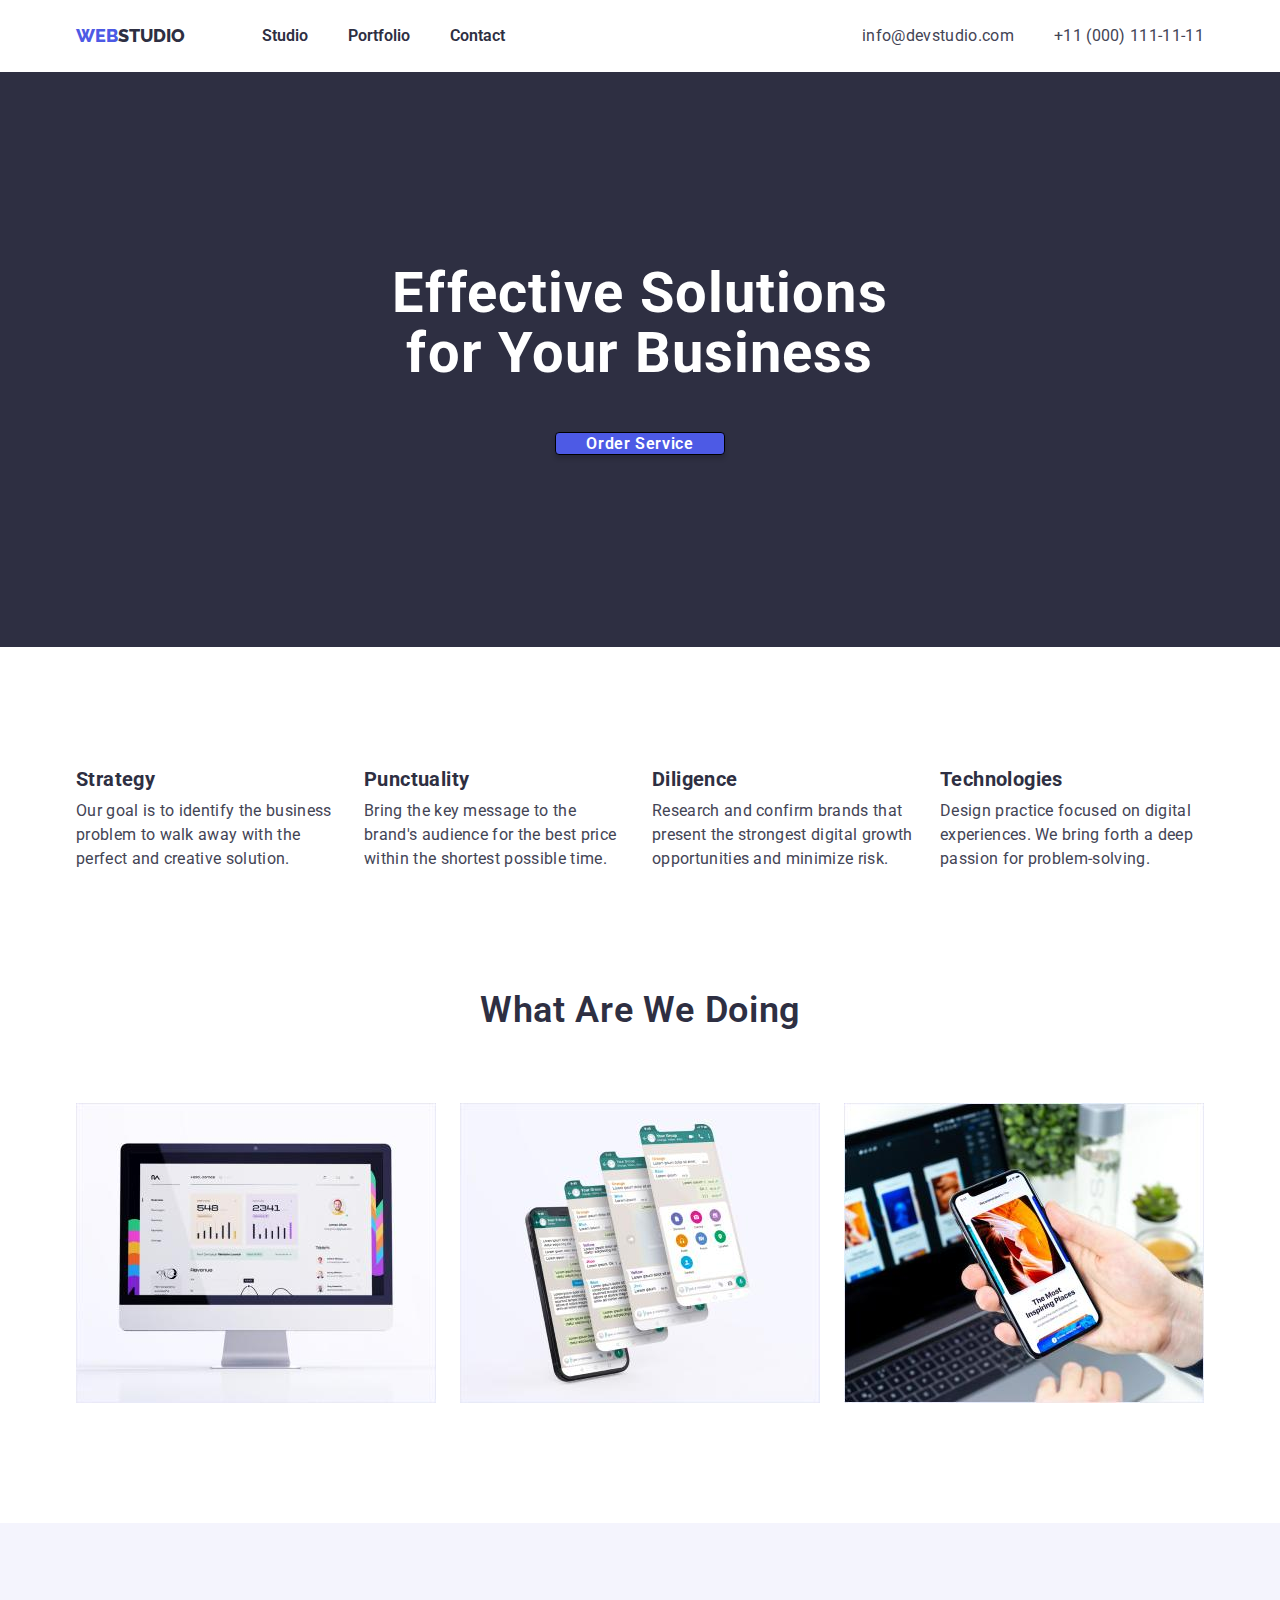
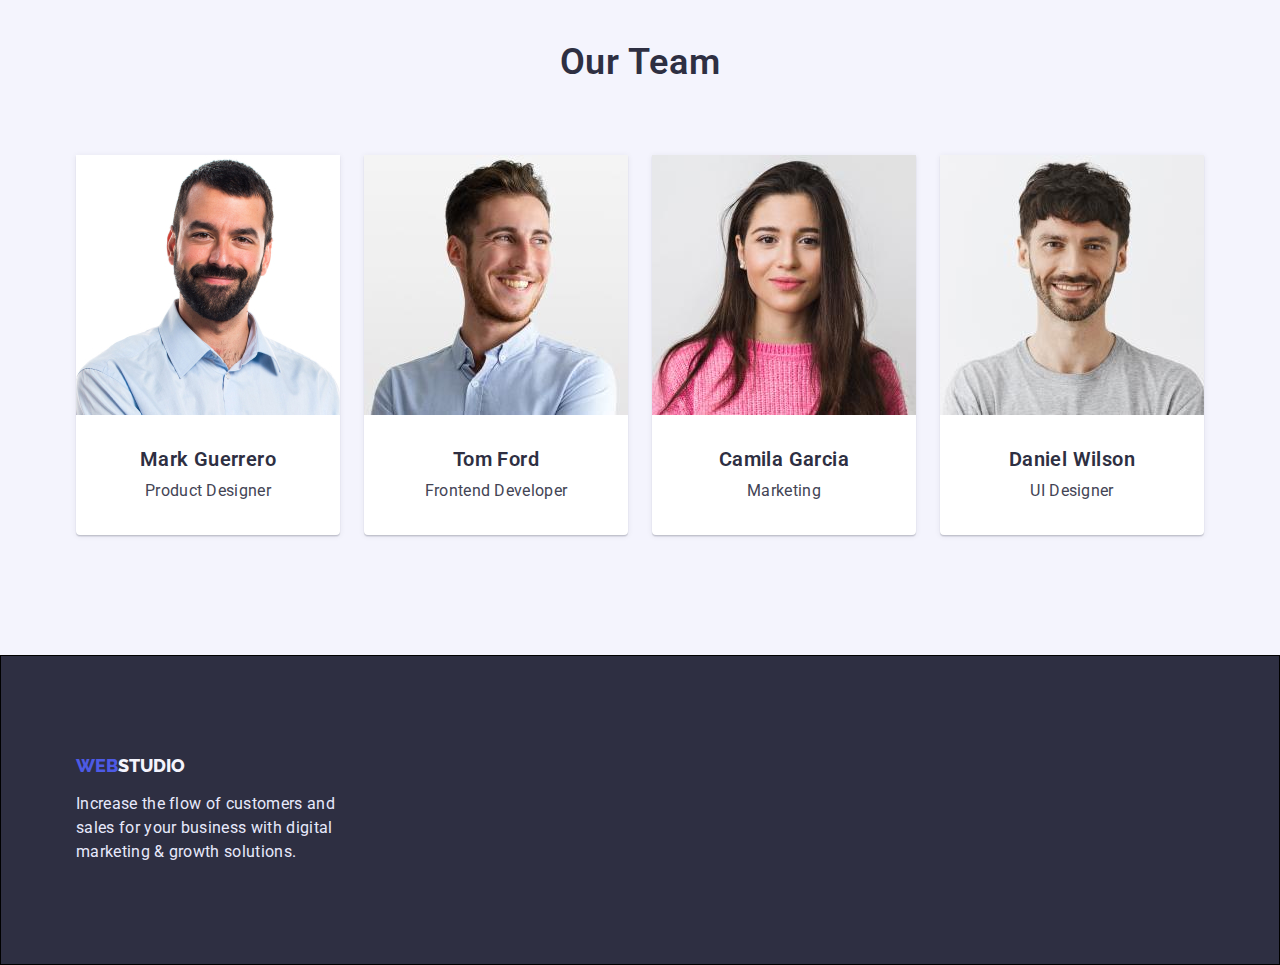
<file: index.html>
<!DOCTYPE html>
<html lang="en">
  <head>
    <meta charset="UTF-8" />
    <meta http-equiv="X-UA-Compatible" content="IE=edge" />
    <meta name="viewport" content="width=device-width, initial-scale=1.0" />
    <title>Document</title>
    <link rel="preconnect" href="https://fonts.googleapis.com" />
    <link rel="preconnect" href="https://fonts.gstatic.com" crossorigin />
    <link
      href="https://fonts.googleapis.com/css2?family=Raleway:wght@700&family=Roboto:wght@400;500;700;900&display=swap"
      rel="stylesheet"
    />
    <link
      rel="stylesheet"
      href="https://cdn.jsdelivr.net/npm/modern-normalize@1.1.0/modern-normalize.min.css"
    />
    <link rel="stylesheet" href="./css/styles.css" />
  </head>
  <body>
    <header class="beginning">
      <div class="container coddac">
        <nav class="navigation">
          <a class="webStudio" href="./index.html"
            ><span class="navigation-item">WEB</span>STUDIO</a
          >
          <ul class="menu">
            <li><a class="link" href="./index.html">Studio</a></li>
            <li><a class="link" href="./portfolio.html">Portfolio</a></li>
            <li><a class="link" href="/contact">Contact</a></li>
          </ul>
        </nav>
        <ul class="contacts">
          <li class="mail">
            <a class="infodevstudio" href="info@devstudio.com"
              >info@devstudio.com</a
            >
          </li>
          <li class="mail">
            <a class="fone" href="+110001111111">+11 (000) 111-11-11</a>
          </li>
        </ul>
      </div>
    </header>
    <main class="main">
      <section class="effective-solutions">
        <h1 class="effective-solutions-title">
          Effective Solutions <br />
          for Your Business
        </h1>
        <button class="button-studio" type="button">Order Service</button>
      </section>
      <section class="visually">
        <div class="container">
          <h2 class="visually-hidden">Our principles</h2>
          <ul class="card-set">
            <!--Strategy-->
            <li class="straegy">
              <h3 class="text-strategy">Strategy</h3>
              <p class="straegy-title">
                Our goal is to identify the business problem to walk away with
                the perfect and creative solution.
              </p>
            </li>
            <!--Punctuality-->
            <li class="punctuality">
              <h3 class="text-strategy">Punctuality</h3>
              <p class="punctuality-title">
                Bring the key message to the brand's audience for the best price
                within the shortest possible time.
              </p>
            </li>
            <!--Diligence-->
            <li class="diligence">
              <h3 class="text-strategy">Diligence</h3>
              <p class="diligence-title">
                Research and confirm brands that present the strongest digital
                growth opportunities and minimize risk.
              </p>
            </li>
            <li class="technologies">
              <h3 class="text-strategy">Technologies</h3>
              <p class="technologies-title">
                Design practice focused on digital experiences. We bring forth a
                deep passion for problem-solving.
              </p>
            </li>
          </ul>
        </div>
      </section>
      <section class="what-are-we-doing">
        <div class="container">
          <h2 class="what-title">What are we doing</h2>
          <ul class="foto-doing">
            <li class="photo-what">
              <img
                src="./images/img(6).jpg"
                alt="Photo PC"
                width="360"
                height="300"
              />
            </li>
            <li class="photo-what">
              <img
                src="./images/img(5).jpg"
                alt="Photo SmartPhon"
                width="360"
                height="300"
              />
            </li>
            <li class="photo-what">
              <img
                src="./images/img(4).jpg"
                alt="Photo PC and SmartPhon"
                width="360"
                height="300"
              />
            </li>
          </ul>
        </div>
      </section>
      <section class="our-team">
        <div class="container">
          <h2 class="our-team-title">Our Team</h2>
          <ul class="card-set-foto">
            <!--Team Card1-->
            <li class="item">
              <img
                class="foto"
                src="./images/img.jpg"
                alt="Picture of Photo Mark Guerrero"
                width="264"
                height="260"
              />
              <h3 class="text-foto">Mark Guerrero</h3>
              <p class="text-pr">Product Designer</p>
            </li>
            <!--Team Card2-->
            <li class="item">
              <img
                class="foto"
                src="./images/img(1).jpg"
                alt="Picture of Photo Tom Ford"
                width="264"
                height="260"
              />
              <h3 class="text-foto">Tom Ford</h3>
              <p class="text-pr">Frontend Developer</p>
            </li>
            <!--Team Card3-->
            <li class="item">
              <img
                class="foto"
                src="./images/img(2).jpg"
                alt="Picture of Photo Camila Garcia"
                width="264"
                height="260"
              />
              <h3 class="text-foto">Camila Garcia</h3>
              <p class="text-pr">Marketing</p>
            </li>
            <!--Team Card4-->
            <li class="item">
              <img
                class="foto"
                src="./images/img(3).jpg"
                alt="Picture of Photo Daniel Wilson"
                width="264"
                height="260"
              />
              <h3 class="text-foto">Daniel Wilson</h3>
              <p class="text-pr">UI Designer</p>
            </li>
          </ul>
        </div>
      </section>
    </main>
    <footer class="lowerpart">
      <div class="container">
        <a class="lowerpart-block" href="./index.html"
          ><span class="lowerpart-item">WEB</span>STUDIO</a
        >
        <p class="lowerpart-title">
          Increase the flow of customers and sales for your business with
          digital marketing & growth solutions.
        </p>
      </div>
    </footer>
  </body>
</html>
</file>
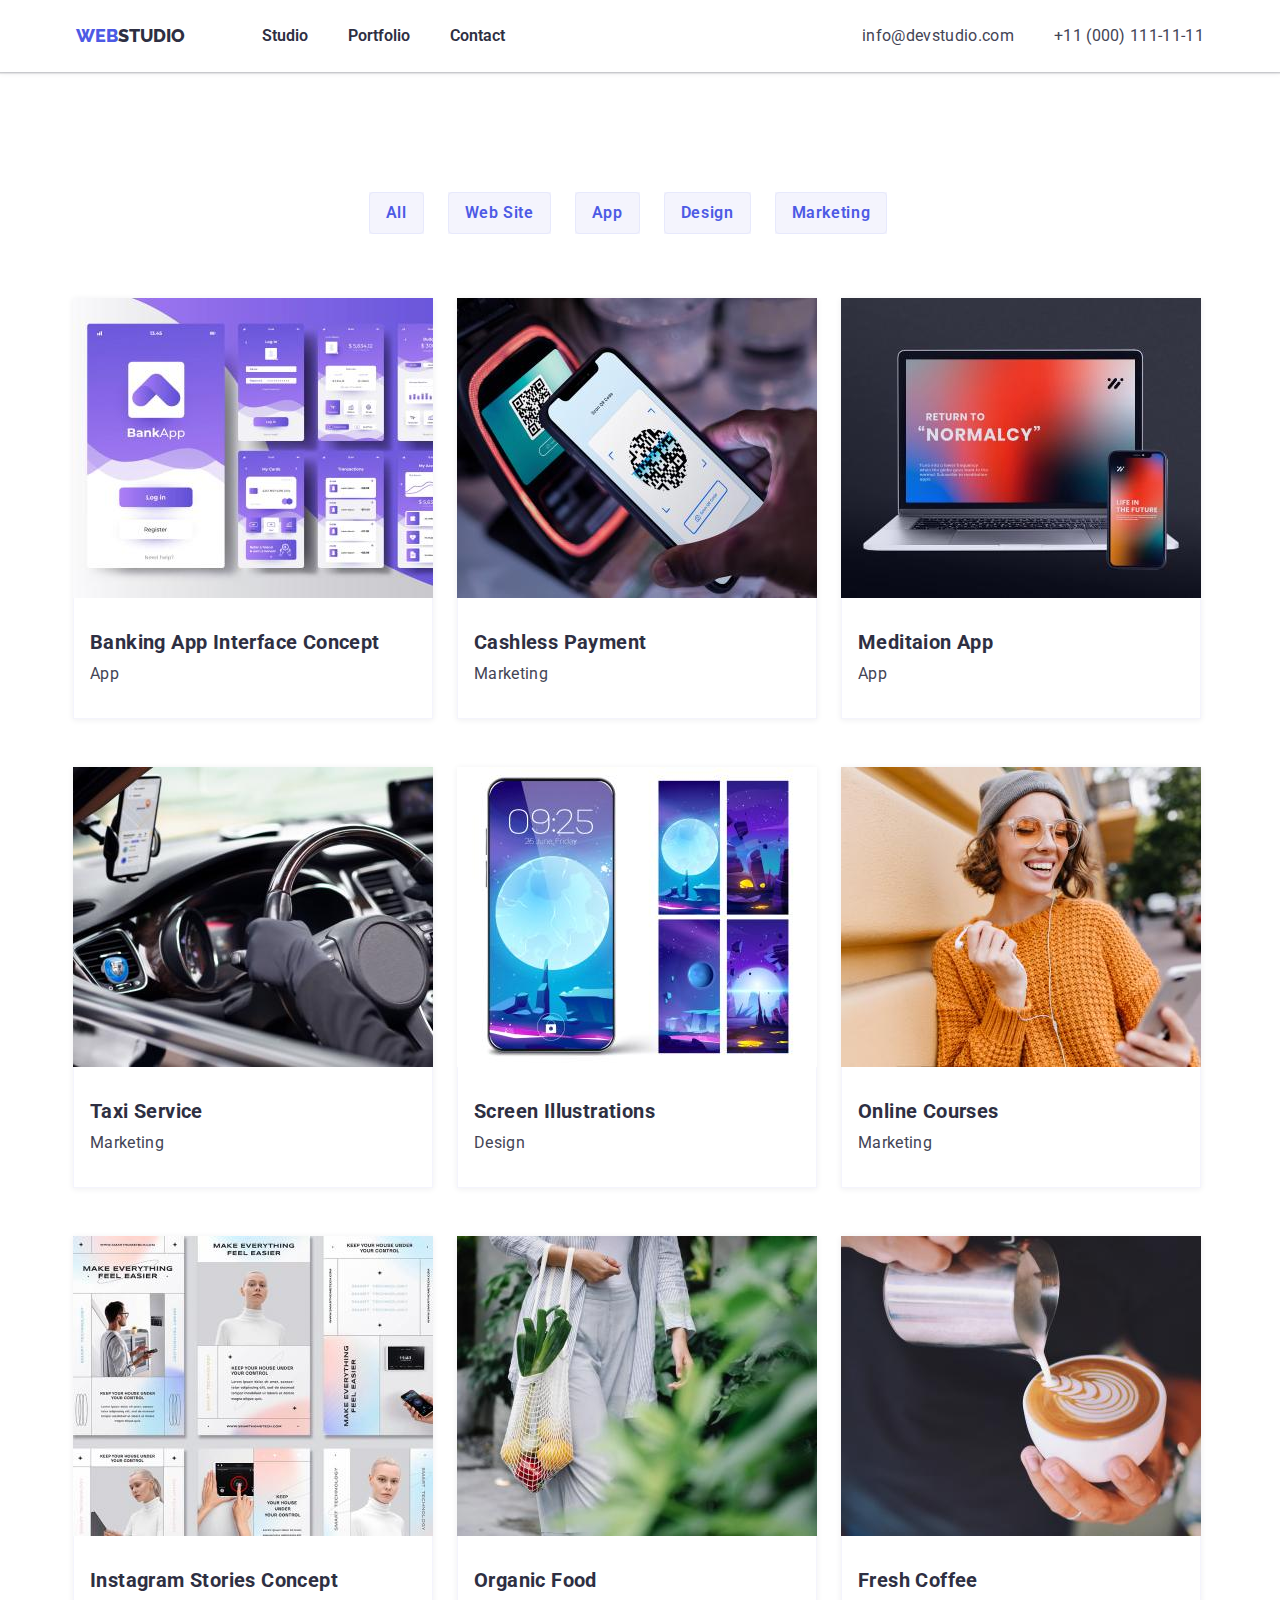
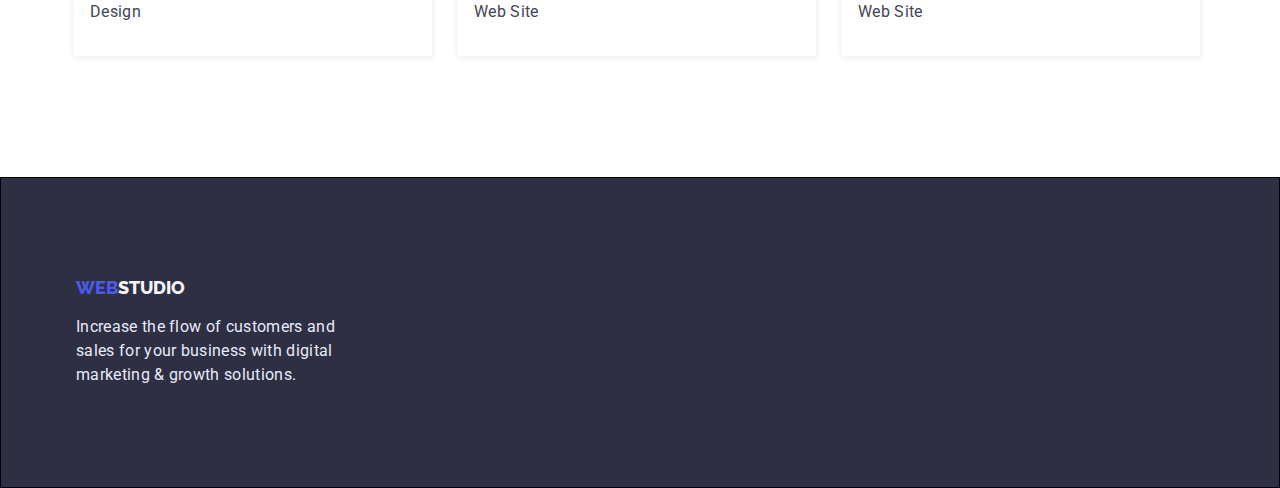
<file: portfolio.html>
<!DOCTYPE html>
<html lang="en">
  <head>
    <meta charset="UTF-8" />
    <meta http-equiv="X-UA-Compatible" content="IE=edge" />
    <meta name="viewport" content="width=device-width, initial-scale=1.0" />
    <title>Portfolio</title>
    <link rel="preconnect" href="https://fonts.googleapis.com" />
    <link rel="preconnect" href="https://fonts.gstatic.com" crossorigin />
    <link
      href="https://fonts.googleapis.com/css2?family=Raleway:wght@700&family=Roboto:wght@400;500;700;900&display=swap"
      rel="stylesheet"
    />
    <link rel="stylesheet" href="https://cdn.jsdelivr.net/npm/modern-normalize@1.1.0/modern-normalize.min.css">
    <link rel="stylesheet" href="./css/styles.css" />
  </head>
  <body>
    <header class="beginning">
      <div class="container coddac">
        <nav class="navigation">
          <a class="webStudio" href="./index.html"
            ><span class="navigation-item">WEB</span>STUDIO</a
          >
          <ul class="menu">
            <li><a class="link" href="./index.html">Studio</a></li>
            <li><a class="link" href="./portfolio.html">Portfolio</a></li>
            <li><a class="link" href="/contact">Contact</a></li>
          </ul>
        </nav>
        <ul class="contacts">
          <li class="mail">
            <a class="infodevstudio" href="info@devstudio.com"
              >info@devstudio.com</a
            >
          </li>
          <li class="mail">
            <a class="fone" href="+110001111111">+11 (000) 111-11-11</a>
          </li>
        </ul>
      </div>
    </header>
    <main class="main-portfolio">
      <section>
        <div class="container-portfolio">
          <ul class="list main">
            <li class="block-button">
              <button class="button-portfolio" type="button">All</button>
            </li>
            <li class="block-button">
              <button class="button-portfolio" type="button">Web Site</button>
            </li>
            <li class="block-button">
              <button class="button-portfolio" type="button">App</button>
            </li>
            <li class="block-button">
              <button class="button-portfolio" type="button">Design</button>
            </li>
            <li class="block-button">
              <button class="button-portfolio" type="button">Marketing</button>
            </li>
            <li class="block-button"></li>
          </ul>
          <ul class="foto-work">
            <li class="foto-text-title">
              <img
                class="foto-portfolio"
                src="./images/img(8).jpg"
                alt="Banking App Interface Concept"
                width="360"
                height="300"
              >
              <div class="cartca">
              <h3 class="text-foto-port">Banking App Interface Concept</h3>
              <p class="text-port">App</p>
            </div>
            </li>
            <li class="foto-text-title">
              <img
                class="foto-portfolio"
                src="./images/img(17).jpg"
                alt=""
                width="360"
                height="300"
              >
              <div class="cartca">
               <h3 class="text-foto-port">Cashless Payment</h3>
               <p class="text-port">Marketing</p>
              </div>
            </li>
            <li class="foto-text-title">
              <img
                class="foto-portfolio"
                src="./images/img(10).jpg"
                alt="Meditaion App"
                width="360"
                height="300"
              >
              <div class="cartca">
               <h3 class="text-foto-port">Meditaion App</h3>
               <p class="text-port">App</p>
              </div>
            </li>
            <li class="foto-text-title ">
              <img
                class="foto-portfolio"
                src="./images/img(11).jpg"
                alt="Taxi Service"
                width="360"
                height="300"
              >
              <div class="cartca">
               <h3 class="text-foto-port">Taxi Service</h3>
               <p class="text-port">Marketing</p>
              </div>
            </li>
            <li class="foto-text-title">
              <img
                class="foto-portfolio"
                src="./images/img(12).jpg"
                alt="Screen Illustrations"
                width="360"
                height="300"
              >
              <div class="cartca">
               <h3 class="text-foto-port">Screen Illustrations</h3>
               <p class="text-port">Design</p>
              </div>
            </li>
            <li class="foto-text-title">
              <img
                class="foto-portfolio"
                src="./images/img(13).jpg"
                alt="Online Courses"
                width="360"
                height="300"
              >
              <div class="cartca">
               <h3 class="text-foto-port">Online Courses</h3>
               <p class="text-port">Marketing</p>
              </div>
            </li>
            <li class="foto-text-title">
              <img
                class="foto-portfolio"
                src="./images/img(14).jpg"
                alt="Instagram Stories Concept"
                width="360"
                height="300"
              >
              <div class="cartca">
               <h3 class="text-foto-port">Instagram Stories Concept</h3>
               <p class="text-port">Design</p>
              </div>
            </li>
            <li class="foto-text-title">
              <img
                class="foto-portfolio"
                src="./images/img(15).jpg"
                alt="Organic Food"
                width="360"
                height="300"
              >
              <div class="cartca">
               <h3 class="text-foto-port">Organic Food</h3>
               <p class="text-port">Web Site</p>
              </div>
            </li>
            <li class="foto-text-title">
              <img
                class="foto-portfolio"
                src="./images/img(16).jpg"
                alt="Fresh Coffee"
                width="360"
                height="300"
              >
              <div class="cartca">
               <h3 class="text-foto-port">Fresh Coffee</h3>
               <p class="text-port">Web Site</p>
              </div>
            </li>
          </ul>
        </div>
      </section>
    </main>
    <footer class="lowerpart">
      <div class="container">
      <a class="lowerpart-block" href="./index.html"
        ><span class="lowerpart-item">WEB</span>STUDIO</a
      >
      <p class="lowerpart-title">
        Increase the flow of customers and sales for your business with digital
        marketing & growth solutions.
      </p>
    </div>
    </footer>
  </body>
</html>
</file>
<file: css/styles.css>
html {
  box-sizing: border-box;
}
*,
*::after {
  box-sizing: inherit;
}
h1,
h2,
h3,
p,{
  margin-top:0;
  margin-bottom: 0;
}
ul{
  margin-top: 0;
  margin-left: 0;
  margin-bottom: 0;
  padding-left: 0;
}

img{
  display: block;
  width: 100%;
  height: auto; 
}

section{
  padding-top: 120px;
  padding-bottom: 120px;
  
}
.photo-what {
  list-style: none;
}
.visually{
  padding-bottom: 0;
}
button{
  cursor: pointer;
}
:root {
  --card-set-gap: 24px;
  --brand-color: #4d5ae5;
  --brand-color-black: #2e2f42;
  --brand-color-white: #f8f8f8;
  --brand-color-black-text: #434455;
  --brand-color-white-text:#ffffff;
  --brand-color-white-background:#ffffff;
  --brand-color-white-background-color:#f4f4fd;
  --brand-color-blue: #404bbf;
  --brand-color-black-1: #000000;
  --brand-color-white-2: #e7e9fc;
}
body {
  font-family: "Roboto", sans-serif;
  color: var(--brand-color-black-1);
  margin: 0 auto;
}
.visually-hidden{
  position: absolute;
  width: 1px;
  height: 1px;
  margin: -1px;
  bottom: 0;
  padding: 0;
  white-space: nowrap;
  clip-path: inset(100%);
  clip: rect(0 0 0 0);
  overflow: hidden;
}
.list{
  list-style: none;
  padding-left: 0;
  gap: 24px;
  display: flex;
  align-items: center;
  justify-content: center;
  
  margin-bottom: 64px;
  margin-left: auto;
  margin-right: auto;
}
.beginning {
  display: flex;
  background-color: var(--brand-color-white-background);
  box-shadow: 0px 2px 1px rgba(46, 47, 66, 0.08),
    0px 1px 1px rgba(46, 47, 66, 0.16), 0px 1px 6px rgba(46, 47, 66, 0.08);
  }

.menu { 
  display: flex;
  flex-direction: row;
  color:var(--brand-color-black);
  align-items: flex-start;
  padding: 0px;
  gap: 40px;
  font-style: normal;
  font-weight: 600;
  font-size: 16px;
  line-height: 1.5;
  list-style: none;
  margin-top: auto;
  margin-left: 77px;
  /* flex: none; */
  /* order: 0; */
  /* flex-grow: 0; */
}
.mail {
  list-style: none;

}
.menu .link:hover,
.menu .link:focus {
  color: var(--brand-color-black-text);
}

.menu .link {
  color:var(--brand-color-black);
  text-decoration: none;
  padding: 24px 0;
  display: inline-block;
}

.menu .link:active { 
  color: var(--brand-color);
}

.webStudio {
  display: flex;
  flex-direction: row;
  align-items: flex-start;
  padding: 0px;
  color: var(--brand-color-black);
  top: 24px;
  font-family: 'Raleway';
  font-weight: 800;
  font-size: 18px;
  line-height: 24px;
  text-decoration: none;
}
.navigation{
  display: flex;
  align-items: center;
}
.coddac{
  display: flex;
  align-items: center;
}
.navigation-item {
  color: var(--brand-color);
}
.contacts{
  display: flex;
  align-items: center;

  margin-left: auto;
}
.infodevstudio {
  font-size: 16px;
  line-height: 1.5;
  letter-spacing: 0.02em;
  color:var(--brand-color-black-text);
  text-decoration: none;
}
.infodevstudio:hover,
.infodevstudio:focus {
  color:var(--brand-color);
}

.fone:hover,
.fone:focus {
  color:var(--brand-color);
}

.fone {
  font-family: 'Roboto';
  font-style: normal;
  font-weight: 400;
  font-size: 16px;
  line-height: 1.5;
  margin-left: 40px;
  letter-spacing: 0.02em;
  color:var(--brand-color-black-text);
  text-decoration: none;
}
.nemi {
  display: block;
  margin: auto;
  width: 1440px;
  flex-basis: calc(100% / 3);

}
.effective-solutions {
  background: var(--brand-color-black);
  margin-top: 0px;
  padding-top: 192px;
  padding-bottom: 192px;

}
.effective-solutions-title {
  
  font-size: 56px;
  line-height: 1.07;
  letter-spacing: 0.02em;
  
  margin-top: 0;
  
  color: var(--brand-color-white-text);
  text-align: center;
  
  
  margin-bottom: 0;
  margin-left: auto;
  margin-right: auto;
}

.button-studio {
  font-family: "Roboto";
  font-weight: 600;
  font-size: 16px;
  line-height: 1.1875;
  display: block;
  margin-left: auto; 
  margin-right: auto;
  background:var(--brand-color);
  border: 1px solid var(--brand-color-black-1);
  box-shadow: 0px 4px 4px rgba(0, 0, 0, 0.15);
  border-radius: 4px;
  margin-top: 48px;
  align-items: center;
  text-align: center;
  letter-spacing: 0.04em;
  color: var(--brand-color-white-text);
  width: 170px;
}
button .link:click {
  color: var(--brand-color-blue);
}
button .link:hover {
  color: var(--brand-color);
}
button .link:default {
  color: var(--brand-color);
}

.card-set {
  display: flex;
  gap: 24px;
}
.card-set-foto{
  display: flex;
  gap: 24px;
  margin-top: 72px;

}
.text-strategy, .text-foto-port{
  
  font-size: 20px;
  line-height: 1.2;
  letter-spacing: 0.02em;
  color: var(--brand-color-black);
  margin-top: 0;
  margin-bottom: 8px;
}

.card-set > .straegy,
.punctuality,
.diligence {
  flex-basis: calc(100% / 4);
}

.straegy,
.punctuality,
.diligence,
.technologies {
  width: 264px;
  list-style: none;
}
.straegy-title,
.punctuality-title,
.diligence-title,
.technologies-title {
  width: 264px;
  height: 72px;
  font-family: 'Roboto';
  font-style: normal;
  font-weight: 400;
  font-size: 16px;
  line-height: 1.5;
  letter-spacing: 0.02em;
  color: var(--brand-color-black-text);
margin-top: 0;
margin-bottom: 0;
}

.ourprinciples-title {
  text-decoration: none;
}
.what-are-we-doing {
  gap: var(--card-set-gap);
  padding-bottom: 120px;
}
.foto-doing {
  display: flex;
  margin-top: 72px;
  gap: var(--card-set-gap);
}
.what-title {
  font-family: 'Roboto';
  font-style: normal;
  font-weight: 600;
  font-size: 36px;
  line-height: 1.11;
  text-align: center;
  letter-spacing: 0.02em;
  text-transform: capitalize;
  color: var(--brand-color-black);
  margin-bottom: 0;
  margin-top: 0;
  
}
.auto-layout {
  display: flex;
  flex-direction: column;
  align-items: flex-start;
  padding: 0px;
}
.our-team {
  display: block;
  background-color: var(--brand-color-white-background-color);
 
  
  /* padding-top: 120px;
  padding-bottom: 120px; */
}
.our-team-title {
  
  font-family: "Roboto";
  font-style: normal;
  font-weight: 600;
  font-size: 36px;
  line-height: 1.11;
  text-align: center;
  letter-spacing: 0.02em;
  text-transform: capitalize;
  color: var(--brand-color-black);
  margin-top: 0;
  margin-bottom: 0;
}
.container {
  
  width: 1158px;
  margin-left: auto;
  margin-right: auto;
  padding-left: 15px;
  padding-right: 15px;
  

  
}
.text-foto{
  font-family: 'Roboto';
  font-style: normal;
  font-weight: 600;
  font-size: 20px;
  line-height: 1.2;
  text-align: center;
  letter-spacing: 0.02em;
  color: var(--brand-color-black);
  margin-top: 32px;
  margin-bottom: 0;
}
.text-pr{
  font-family: 'Roboto';
  font-style: normal;
  font-weight: 400;
  font-size: 16px;
  line-height: 1.5;
  text-align: center;
  letter-spacing: 0.02em;
  color:var(--brand-color-black-text);
  margin-top: 8px;
  margin-bottom: 0;
}
.item {
  list-style: none;
  justify-content: center;
  align-items: center;
  padding-bottom: 32px;
  background:var(--brand-color-white-background);
  box-shadow: 0px 1px 6px rgba(46, 47, 66, 0.08),
    0px 1px 1px rgba(46, 47, 66, 0.16), 0px 2px 1px rgba(46, 47, 66, 0.08);
  border-radius: 0px 0px 4px 4px;
  
}

.lowerpart {
  background: var(--brand-color-black);
  border: 1px solid var(--brand-color-black-1);
  box-shadow: 0px 4px 4px rgba(0, 0, 0, 0.25);
  padding-top: 100px;
  padding-bottom: 100px;
}
.lowerpart-block {
  display: block;
  color: var(--brand-color-white-background-color);
  text-decoration: none;
  font-family: 'Raleway';
  font-style: normal;
  font-weight: 800;
  font-size: 18px;
  line-height:1,16;
}

.lowerpart-item {
  color: var(--brand-color);
  background: var(--brand-color-black);
}

.lowerpart-title {
  font-weight: 400;
  font-size: 16px;
  line-height: 1.5;
  letter-spacing: 0.02em;
  display: block;
  color: var(--brand-color-white-2);
  width: 264px;
  margin-bottom: 0;
}

/* portfolio */
.container-portfolio{
  width: 1158px;
  margin-left: auto;
  margin-right: auto;
  padding-left: 12px;
  padding-right: 12px;
}

.main-portfolio{
  display: block;
  margin: auto;
  
}
.foto-work{
  display: flex;
  
  row-gap: 48px;
  column-gap: 24px;
  flex-wrap: wrap;
}

.block-button {

  background: var(--brand-color-white-background-color);
}
.button-portfolio {
  font-weight: 600;
  font-size: 16px;
  line-height: 1.5;
  letter-spacing: 0.04em;
  margin-left: auto;
  margin-right: auto;
  background: var(--brand-color-white-background-color);
  color:var(--brand-color);
  border: 1px solid var(--brand-color-white-2);
  
  border-radius: 4px;
  padding: 8px 16px;
}
.button-portfolio:hover,
.button-portfolio:focus {
  cursor: pointer;
  background: var(--brand-color);
  color: var(--brand-color-white-text);
  box-shadow: 0px 3px 1px rgb(0 0 0 / 10%), 0px 2px 1px rgb(0 0 0 / 8%), 0px 2px 2px rgb(0 0 0 / 12%);
  border: 1px solid var(--brand-color);
  
}
.many {
  width: 1128px;
  display: flex;
  gap: 24px;
  margin-left: auto;
  margin-right: auto;
  margin-top: 35px;
}

.foto-text-title {
  display: inline-block;
  
  box-sizing: border-box;
  width: 360px;
  
  background: var(--brand-color-white-background);
  
  box-shadow: 0px 1px 6px rgba(46, 47, 66, 0.08);
}
.cartca{
  border-left: 0.5px solid var(--brand-color-white-background-color);
  border-right: 0.5px solid var(--brand-color-white-background-color);
  border-bottom: 0.5px solid var(--brand-color-white-background-color); 
padding-left: 16px;
padding-top: 32px;
padding-bottom: 32px;
}
.fototext-title {
  display: inline-block;  
  width: 360px;
  height: 300px;
  margin: 0 24px;
  background-color: var(--brand-color);
  margin-bottom: px;
  font-family: "Roboto";
  font-style: normal;
  font-weight: 400;
  font-size: 16px;
  line-height: 1.5;
  letter-spacing: 0.02em;
  list-style: none;
  
}

.text-title {
  width: 296px;
  font-family: "Roboto";
  font-style: normal;
  font-weight: 400;
  font-size: 16px;
  line-height: 1.5;
  letter-spacing: 0.02em;
  color: var(--brand-color-white-background-color);
  margin-left: auto;
  margin-right: auto;
  margin-top: 40px;
}
/*Marketing*/
.marketing {
  width: 1128px;
  display: flex;
  gap: 24px;
  margin-left: auto;
  margin-right: auto;
  margin-top: 20px;
}

/*Web Site*/
.web-site {
  width: 1128px;
  display: flex;
  gap: 24px;
  margin-left: auto;
  margin-right: auto;
  margin-top: 28px;
}

.text-port{
  font-size: 16px;
  line-height: 1.5;
  letter-spacing: 0.02em;
  color: var(--brand-color-black-text);
  margin-left: 0;
  margin-bottom: 0;
  margin-top: 0;
}
.foto-portfolio{
  width: 360px;
  
}
</file>
